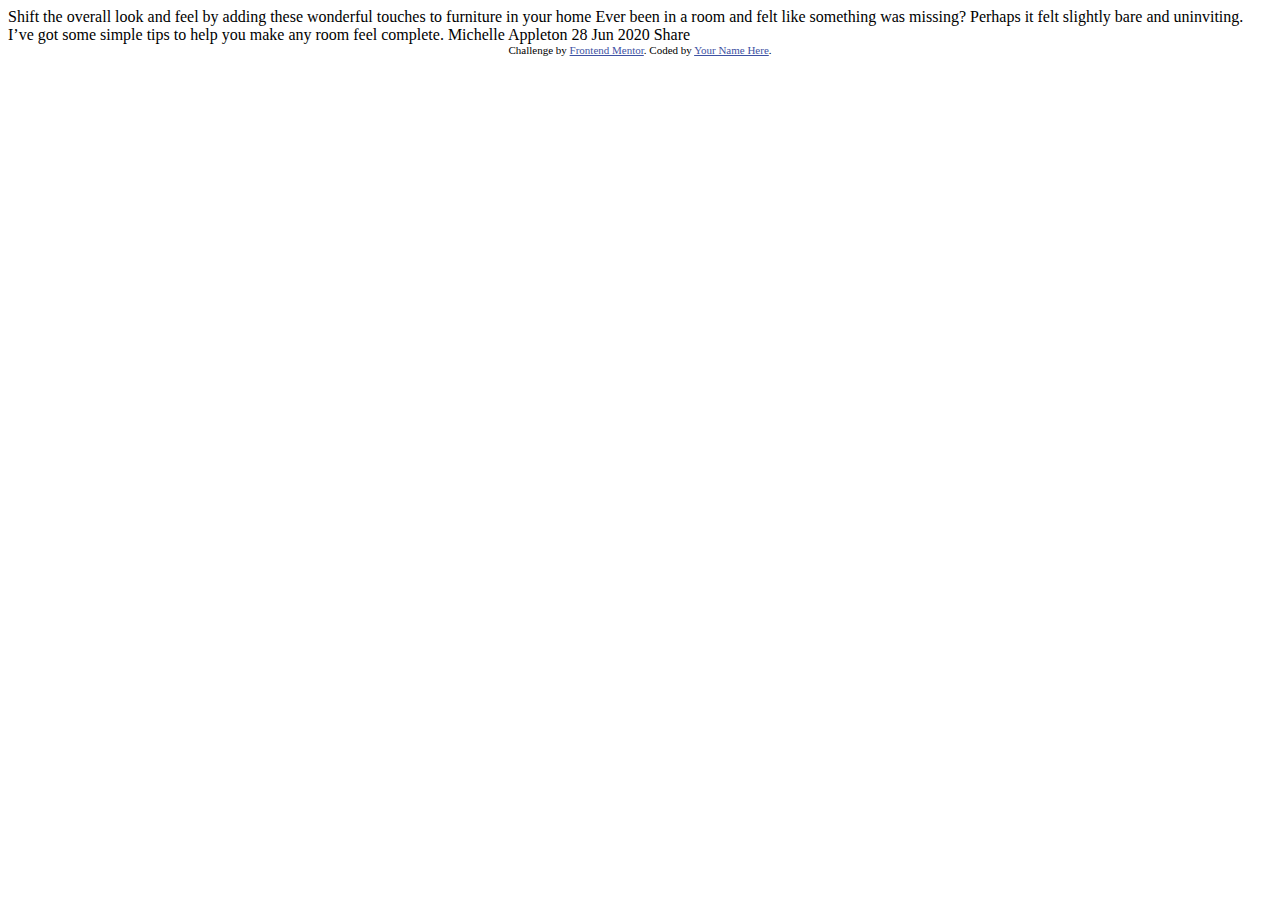
<file: article-preview-component-master/index.html>
<!DOCTYPE html>
<html lang="en">
<head>
  <meta charset="UTF-8">
  <meta name="viewport" content="width=device-width, initial-scale=1.0"> <!-- displays site properly based on user's device -->

  <link rel="icon" type="image/png" sizes="32x32" href="./images/favicon-32x32.png">
  
  <title>Frontend Mentor | Article preview component</title>

  <!-- Feel free to remove these styles or customise in your own stylesheet 👍 -->
  <style>
    .attribution { font-size: 11px; text-align: center; }
    .attribution a { color: hsl(228, 45%, 44%); }
  </style>
</head>
<body>

  Shift the overall look and feel by adding these wonderful 
  touches to furniture in your home

  Ever been in a room and felt like something was missing? Perhaps 
  it felt slightly bare and uninviting. I’ve got some simple tips 
  to help you make any room feel complete.

  Michelle Appleton
  28 Jun 2020

  Share
  
  <div class="attribution">
    Challenge by <a href="https://www.frontendmentor.io?ref=challenge" target="_blank">Frontend Mentor</a>. 
    Coded by <a href="#">Your Name Here</a>.
  </div>
</body>
</html>
</file>
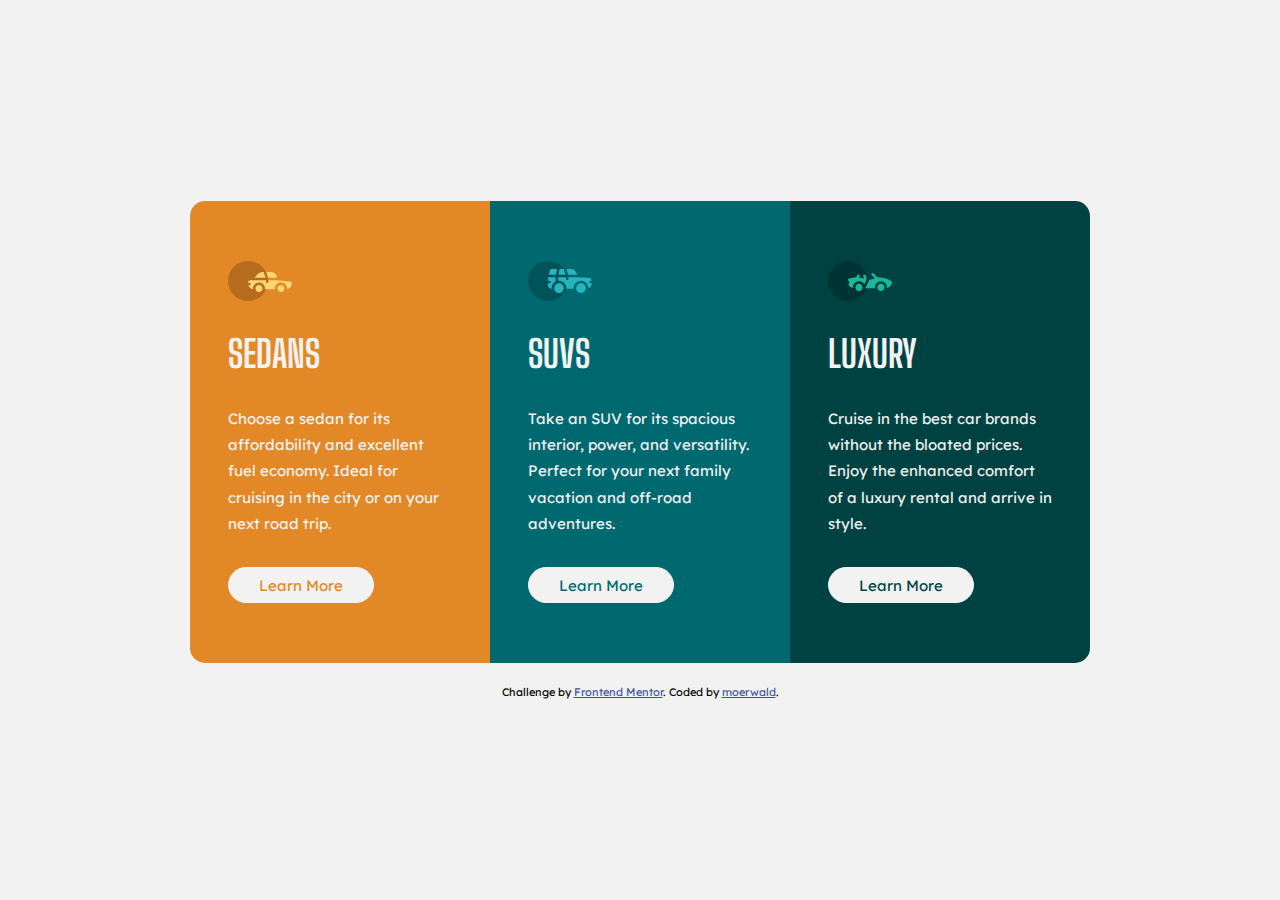
<file: challenges/3-column-preview-card-component-main/index.html>
<!DOCTYPE html>
<html lang="en">

<head>
  <meta charset="UTF-8">
  <meta name="viewport" content="width=device-width, initial-scale=1.0">
  <!-- displays site properly based on user's device -->

  <link rel="icon" type="image/png" sizes="32x32" href="./images/favicon-32x32.png">
  <link rel="stylesheet" href="style.css">

  <title>Frontend Mentor | 3-column preview card component</title>

</head>

<body>
  <main>

    <div class="main-container">
      <article class="card-1st">
        <img src="images/icon-sedans.svg" alt="" aria-hidden="true">
        <h2>
          Sedans
        </h2>
        <p>
          Choose a sedan for its affordability and excellent fuel economy. Ideal for cruising in the city
          or on your next road trip.
        </p>
        <a href="#">Learn More</a>
      </article>

      <article class="card-2nd">
        <img src="images/icon-suvs.svg" alt="" aria-hidden="true">
        <h2>
          SUVs
        </h2>
        <p>
          Take an SUV for its spacious interior, power, and versatility. Perfect for your next family vacation
          and off-road adventures.
        </p>
        <a href="#">Learn More</a>
      </article>

      <article class="card-3rd">
        <img src="images/icon-luxury.svg" alt="" aria-hidden="true">
        <h2>
          Luxury
        </h2>
        <p>
          Cruise in the best car brands without the bloated prices. Enjoy the enhanced comfort of a luxury
          rental and arrive in style.
        </p>
        <a href="#">Learn More</a>
      </article>
    </div>

    <div class="attribution">
      Challenge by <a href="https://www.frontendmentor.io?ref=challenge" target="_blank">Frontend Mentor</a>.
      Coded by <a href="#">moerwald</a>.
    </div>
  </main>
</body>

</html>
</file>
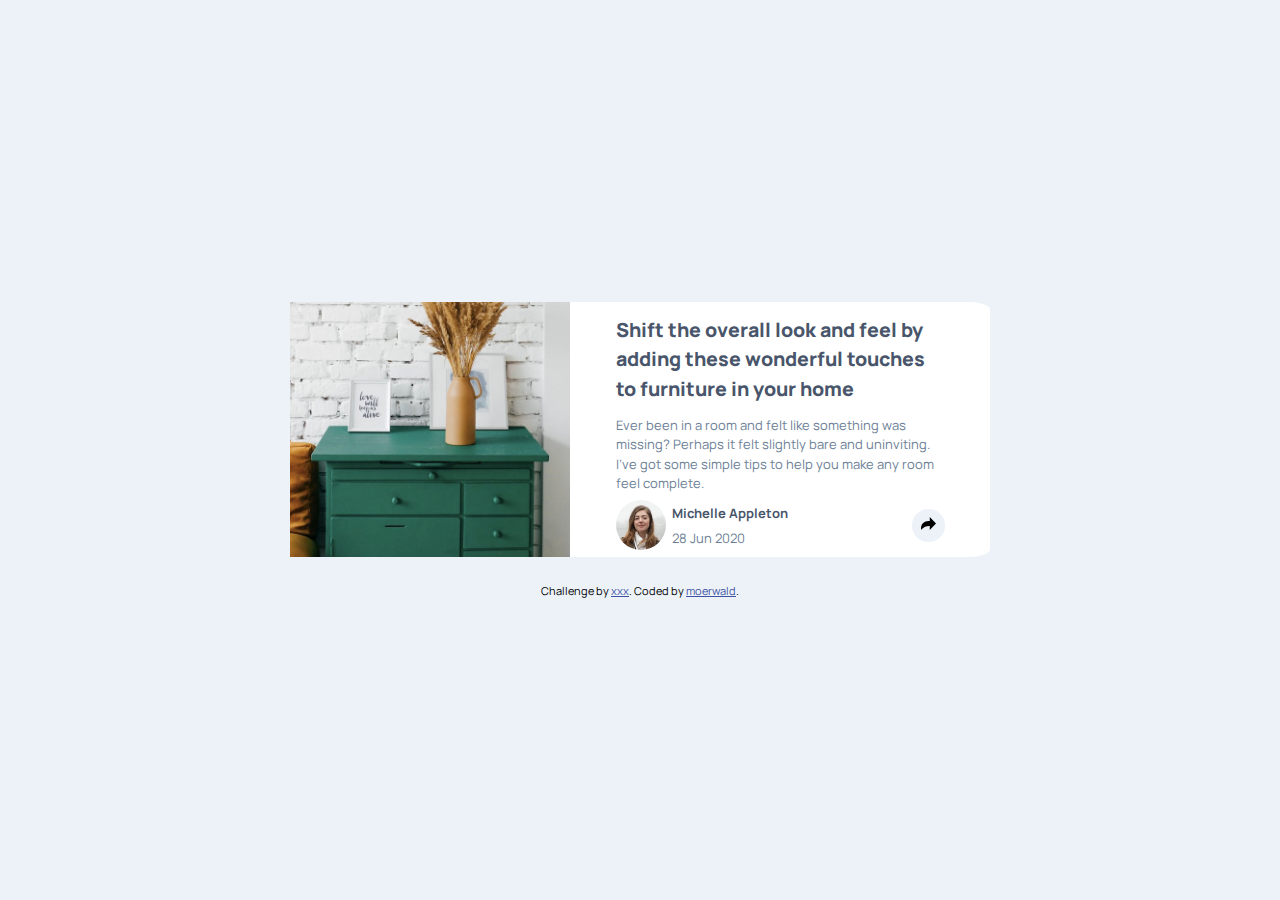
<file: challenges/article-preview-component-master/index.html>
<!DOCTYPE html>
<html lang="en">

<head>
  <meta charset="UTF-8">
  <meta name="viewport" content="width=device-width, initial-scale=1.0">
  <!-- displays site properly based on user's device -->

  <link rel="icon" type="image/png" sizes="32x32" href="./images/favicon-32x32.png">
  <link rel="stylesheet" href="style.css">

  <title>Frontend Mentor | Article preview component</title>

</head>

<body>
  <main>
    <article>
      <header>
        <img class="header-img" src="images/drawers.jpg"
          alt="Green chest of drawers in front of a whit wall, with deco on it">
      </header>
      <section class="info">
        <h2>
          Shift the overall look and feel by adding these wonderful
          touches to furniture in your home
        </h2>
        <p>
          Ever been in a room and felt like something was missing? Perhaps
          it felt slightly bare and uninviting. I’ve got some simple tips
          to help you make any room feel complete.
        </p>
      </section>
      <footer>
        <img class="footer-img" src="images/avatar-michelle.jpg" alt="Avator of the author">
        <div class="footer-info">
          <p>
            <strong>Michelle Appleton</strong>
          </p>
          <p>28 Jun 2020</p>
        </div>
        <button id="share-button" class="share-button-inactive">
          <svg xmlns="http://www.w3.org/2000/svg" width="15" height="13">
            <path id="share-button-icon" fill="#6E8098"
              d="M15 6.495L8.766.014V3.88H7.441C3.33 3.88 0 7.039 0 10.936v2.049l.589-.612C2.59 10.294 5.422 9.11 8.39 9.11h.375v3.867L15 6.495z" />
          </svg>
        </button>

        <section id="social-media-banner" class="social-media-hidden">
          <p>Share</p>
          <img src="images/icon-facebook.svg" alt="">
          <img src="images/icon-twitter.svg" alt="">
          <img src="images/icon-pinterest.svg" alt="">
        </section>
      </footer>
    </article>
  </main>

  <div class="attribution">
    Challenge by <a href="https://www.frontendmentor.io?ref=challenge" target="_blank">xxx</a>.
    Coded by <a href="#">moerwald</a>.
  </div>
  <script src="main.js"></script>
</body>

</html>
</file>
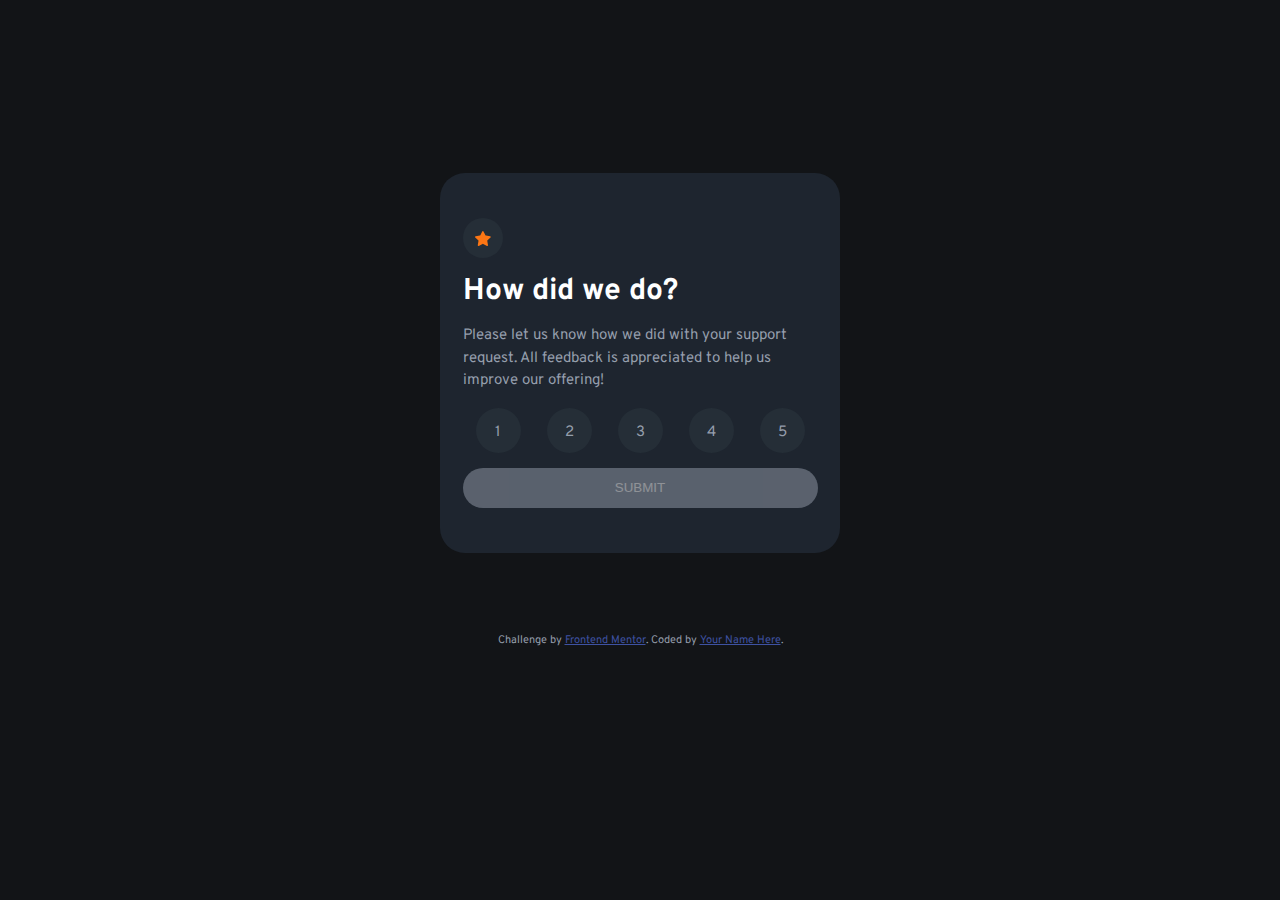
<file: challenges/interactive-rating-component-main/index.html>
<!DOCTYPE html>
<html lang="en">

<head>
  <meta charset="UTF-8">
  <meta name="viewport" content="width=device-width, initial-scale=1.0">
  <!-- displays site properly based on user's device -->

  <link rel="icon" type="image/png" sizes="32x32" href="./images/favicon-32x32.png">
  <link rel="stylesheet" href="style.css">

  <title>Frontend Mentor | Interactive rating component</title>

</head>

<body>
  <main>
    <div class="center-container">
      <section class="rating_section">

        <div class="img-container">
          <img src="images/icon-star.svg" alt="Image of a 2D orange star.">
        </div>
        <!-- Rating state start -->
        <h1>
          How did we do?
        </h1>

        <p>
          Please let us know how we did with your support request. All feedback is appreciated
          to help us improve our offering!
        </p>

        <ul>
          <li class="rating-option">1</li>
          <li class="rating-option">2</li>
          <li class="rating-option">3</li>
          <li class="rating-option">4</li>
          <li class="rating-option">5</li>
        </ul>

        <button>
          Submit
        </button>
      </section>

      <!-- Rating state end -->

      <section class="thank_you_section display-no">
        <img src="images/illustration-thank-you.svg" alt="A mobile with flying out elements in orange, mobile is gray and black.">
        <!-- Thank you state start -->
        <p>You selected
          <!-- Add rating here -->
          <span id="chosen_rating"></span> out of 5
        </p>

        <p>
          <strong>Thank you!</strong>
        </p>

        <p>
          We appreciate you taking the time to give a rating. If you ever need more support,
          don’t hesitate to get in touch!
        </p>
      </section>
    </div>
    <!-- Thank you state end -->


    <div class="attribution">
      Challenge by <a href="https://www.frontendmentor.io?ref=challenge" target="_blank">Frontend Mentor</a>.
      Coded by <a href="#">Your Name Here</a>.
    </div>
  </main>

  <script src="main.js"></script>
</body>

</html>
</file>
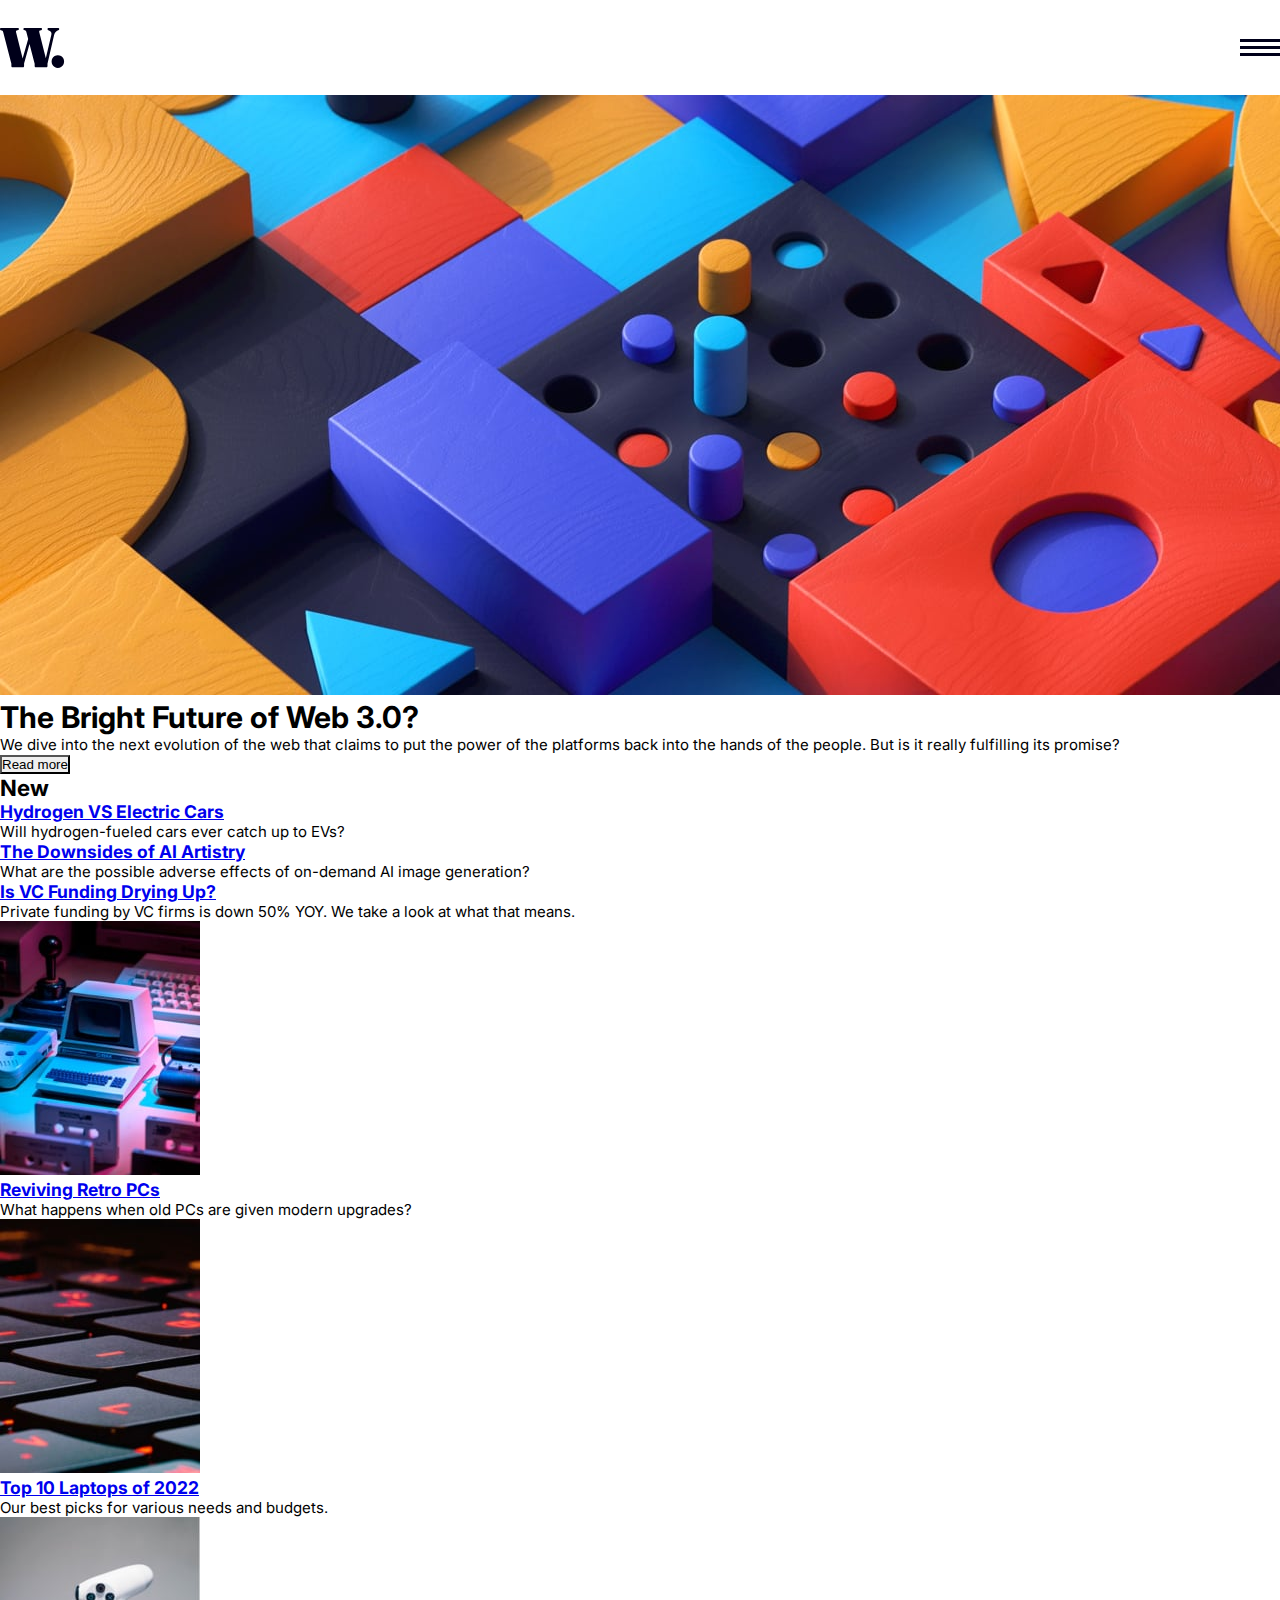
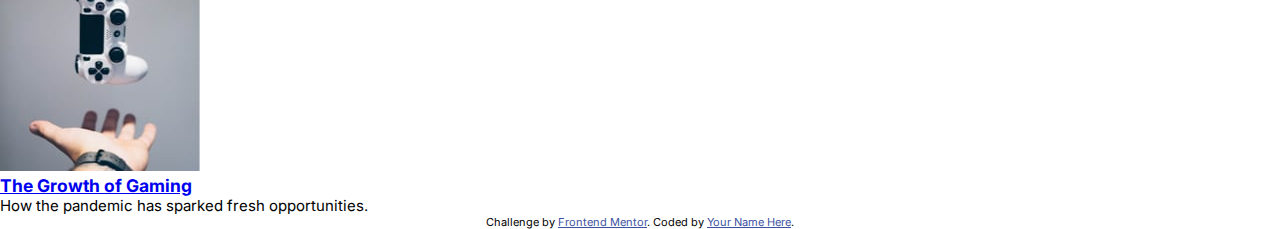
<file: challenges/news-homepage-main/index.html>
<!DOCTYPE html>
<html lang="en">

<head>
  <meta charset="UTF-8">
  <meta name="viewport" content="width=device-width, initial-scale=1.0">
  <!-- displays site properly based on user's device -->

  <link rel="icon" type="image/png" sizes="32x32" href="./images/favicon-32x32.png">
  <link rel="stylesheet" href="style.css">

  <title>Frontend Mentor | News homepage</title>

  <!-- Feel free to remove these styles or customise in your own stylesheet 👍 -->
</head>

<body>
  <header>
    <img src="assets/images/logo.svg" aria-hidden="true">
    <nav>
      <ul class="nav-list">
        <li>Home</li>
        <li>New</li>
        <li>Popular</li>
        <li>Trending</li>
        <li>Categories</li>
      </ul>
    </nav>
    <img class="hamburger-menu" src="assets/images/icon-menu.svg">
  </header>
  <main>
    <article class="main-card">
      <picture>
        <source media="(min-width: 600px)" srcset="assets/images/image-web-3-desktop.jpg">
        <img src="assets/images/image-web-3-mobile.jpg" alt="">
      </picture>
      <h1>
        The Bright Future of Web 3.0?
      </h1>
      <p>
        We dive into the next evolution of the web that claims to put the power of the platforms back into the hands of
        the
        people.
        But is it really fulfilling its promise?
      </p>
      <button>
        Read more
      </button>
    </article>
  </main>

  <aside>
    <h2>New</h2>
    <ul>
      <li>
        <section class="aside-card">
          <a href="#">
            <h3>
              Hydrogen VS Electric Cars
            </h3>
          </a>
          <p>
            Will hydrogen-fueled cars ever catch up to EVs?
          </p>
        </section>
      </li>
      <li>
        <section class="aside-card">
          <a href="#">
            <h3>
              The Downsides of AI Artistry
            </h3>
          </a>
          <p>
            What are the possible adverse effects of on-demand AI image generation?
          </p>
        </section>
      </li>
      <li>
        <section class="aside-card">
          <a href="#">
            <h3>
              Is VC Funding Drying Up?
            </h3>
          </a>

          <p>
            Private funding by VC firms is down 50% YOY. We take a look at what that means.
          </p>
        </section>
      </li>
    </ul>
  </aside>

  <footer>
    <ol>
      <li>
        <section class="card">
          <img src="assets/images/image-retro-pcs.jpg" alt="">
          <a href="#">
            <h3>
              Reviving Retro PCs
            </h3>
          </a>
          <p>
            What happens when old PCs are given modern upgrades?
          </p>
        </section>
      </li>
      <li>
        <section class="card">
          <img src="assets/images/image-top-laptops.jpg" alt="">
          <a href="#">
            <h3>
              Top 10 Laptops of 2022
            </h3>
          </a>
          <p>
            Our best picks for various needs and budgets.
          </p>
        </section>
      </li>
      <li>
        <section class="card">
          <img src="assets/images/image-gaming-growth.jpg" alt="">
          <a href="#">
            <h3>
              The Growth of Gaming
            </h3>
          </a>
          <p>
            How the pandemic has sparked fresh opportunities.
          </p>
        </section>
      </li>
    </ol>
  </footer>
  <div class="attribution">
    Challenge by <a href="https://www.frontendmentor.io?ref=challenge" target="_blank">Frontend Mentor</a>.
    Coded by <a href="#">Your Name Here</a>.
  </div>
</body>
<script src="main.js"></script>

</html>
</file>
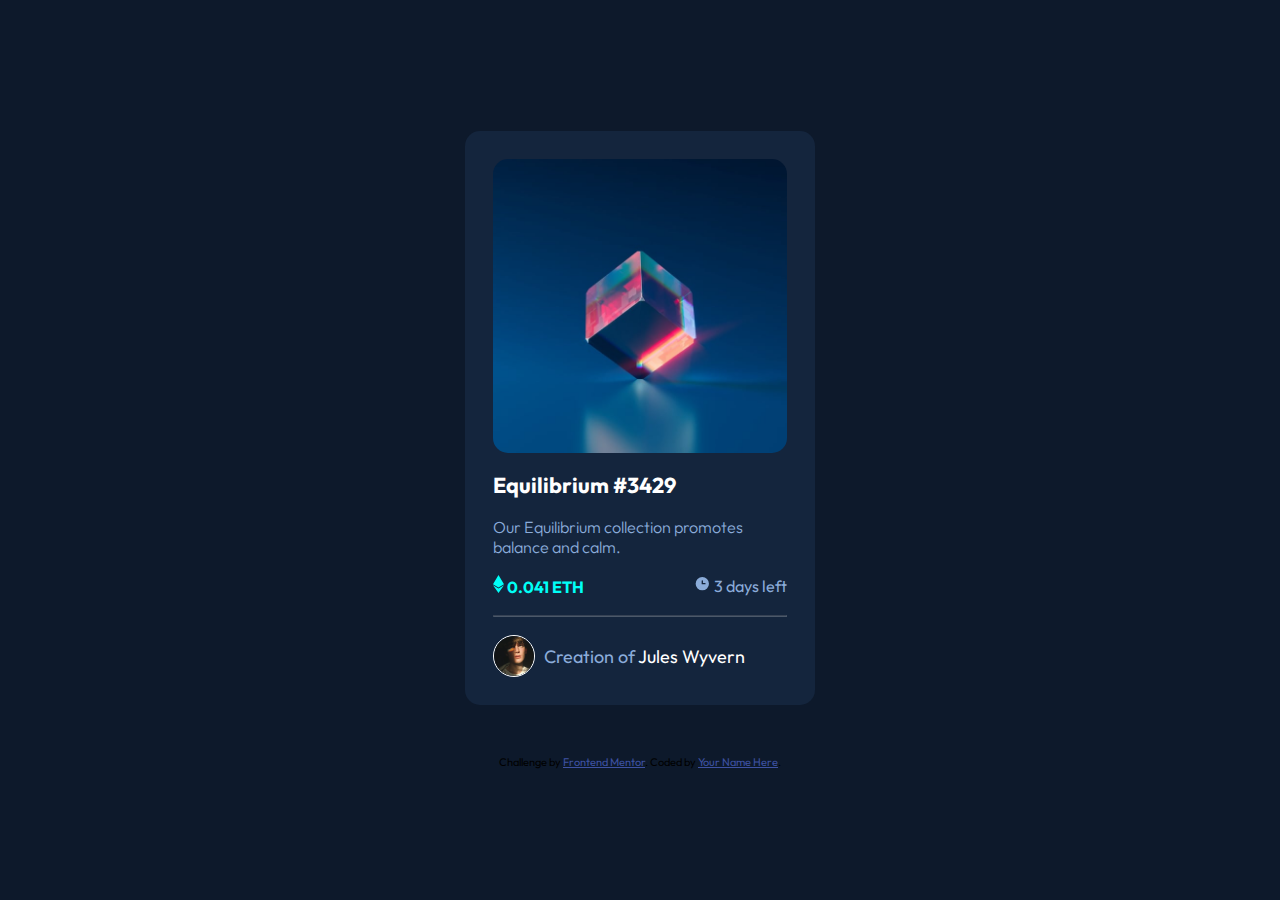
<file: challenges/nft-preview-card-component-main/index.html>
<!DOCTYPE html>
<html lang="en">

<head>
  <meta charset="UTF-8">
  <meta name="viewport" content="width=device-width, initial-scale=1.0">
  <!-- displays site properly based on user's device -->

  <link rel="icon" type="image/png" sizes="32x32" href="./images/favicon-32x32.png">

  <title>Frontend Mentor | NFT preview card component</title>
  <link rel="stylesheet" href="style.css">
  <link rel="preconnect" href="https://fonts.googleapis.com">
  <link rel="preconnect" href="https://fonts.gstatic.com" crossorigin>
  <link href="https://fonts.googleapis.com/css2?family=Outfit:wght@300;400;600&display=swap" rel="stylesheet">

</head>

<body>
  <main>
    <article class="container-card">
      <div class="container-card-inner">

        <div class="image-container">
          <img class="img-eqilbirium" src="images/image-equilibrium.jpg" alt="image of a colored 3D cube">
          <div class="icon-view">
            <img src="images/icon-view.svg" alt="icon of an eye that will overlay over the 3D cube image">
          </div>
        </div>

        <header>
          Equilibrium #3429
        </header>

        <p id="currency-description">
          Our Equilibrium collection promotes balance and calm.
        </p>

        <p class="container-stats">
          <span class="crypto-amount">
            <img src="images/icon-ethereum.svg" alt="icon for etherium currency">
            <strong>0.041 ETH</strong>
          </span>
          <span>
            <img src="images/icon-clock.svg" alt="clock icon">
             3 days left</span>
        </p>

        <hr>
        <footer>
          <img src="images/image-avatar.png" alt="image of an avatar">
          <span>
            Creation of <span class="name">Jules Wyvern</span>
          </span>
        </footer>

      </div>

    </article>

    <div class="attribution">
      Challenge by <a href="https://www.frontendmentor.io?ref=challenge" target="_blank">Frontend Mentor</a>.
      Coded by <a href="#">Your Name Here</a>.
    </div>
  </main>

</body>

</html>
</file>
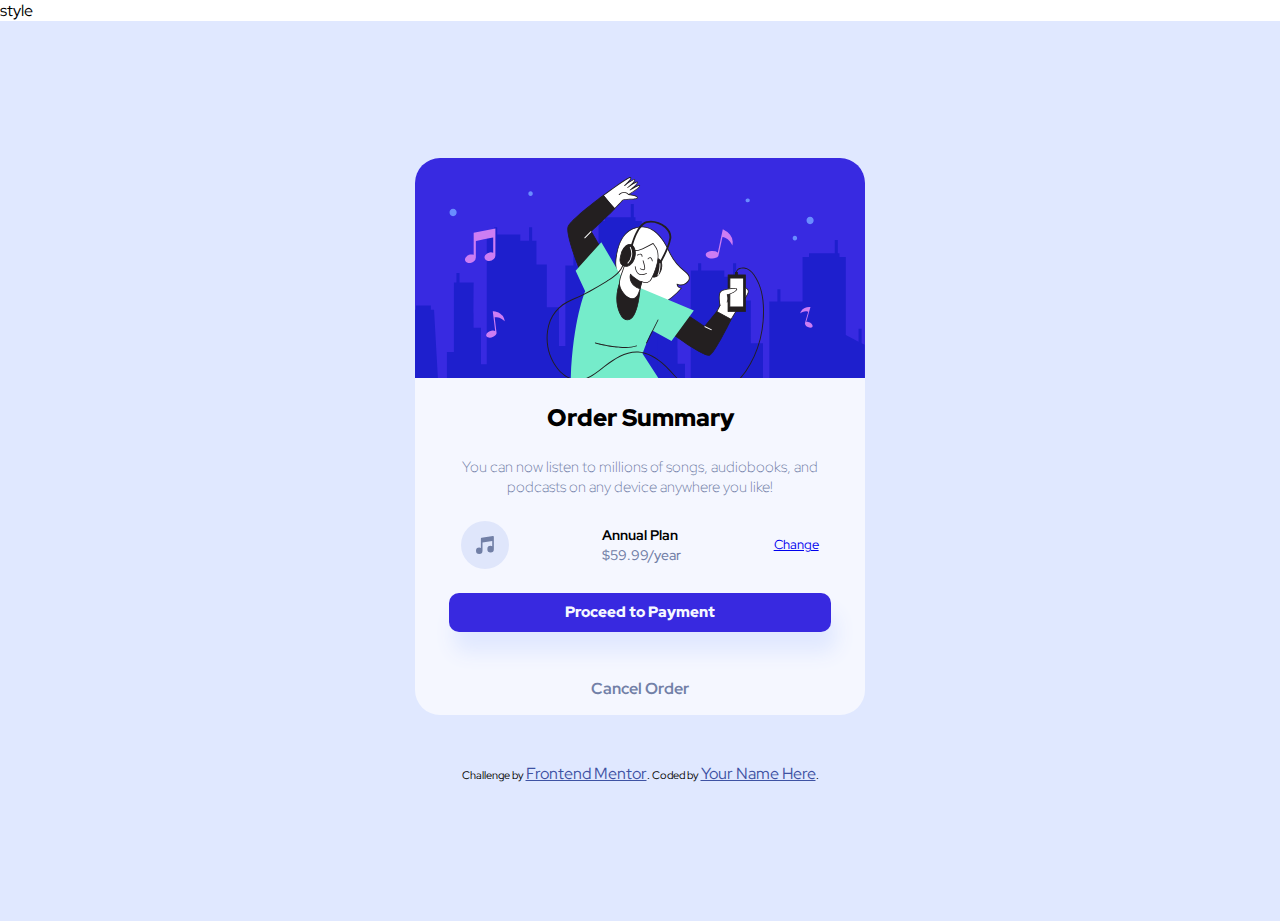
<file: challenges/order-summary-component-main/index.html>
<!DOCTYPE html>
<html lang="en">

<head>
  <meta charset="UTF-8">
  <meta name="viewport" content="width=device-width, initial-scale=1.0">
  <!-- displays site properly based on user's device -->

  <link rel="icon" type="image/png" sizes="32x32" href="./images/favicon-32x32.png">

  <title>Frontend Mentor | Order summary card</title>

  <link rel="preconnect" href="https://fonts.googleapis.com">
  <link rel="preconnect" href="https://fonts.gstatic.com" crossorigin>
  <link href="https://fonts.googleapis.com/css2?family=Red+Hat+Display:wght@500;700;900&display=swap" rel="stylesheet">

  <link rel="stylesheet" href="style.css">

</head>
style
<body>
  <main>
    <article class="main-container">
      <img src="images/illustration-hero.svg" alt="Happy guy listening to music. Background is dark blue with music notes.">
      <h1>Order Summary</h1>
      <p>
        You can now listen to millions of songs, audiobooks, and podcasts on any
        device anywhere you like!
      </p>
      <div class="plan-info-container">
        <img src="images/icon-music.svg" alt="Icon showing a music note">
        <p>
          <strong>Annual Plan</strong><br>
          <span>$59.99/year</span>
        </p>
        <a href="#" id="change-subscription">Change</a>
      </div>
      <button id="button-pay">Proceed to Payment</button>
      <a href="#" id="cancel-order-link">Cancel Order</a>
    </article>
    <div class="attribution">
      Challenge by <a href="https://www.frontendmentor.io?ref=challenge" target="_blank">Frontend Mentor</a>.
      Coded by <a href="#">Your Name Here</a>.
    </div>
  </main>
</body>

</html>
</file>
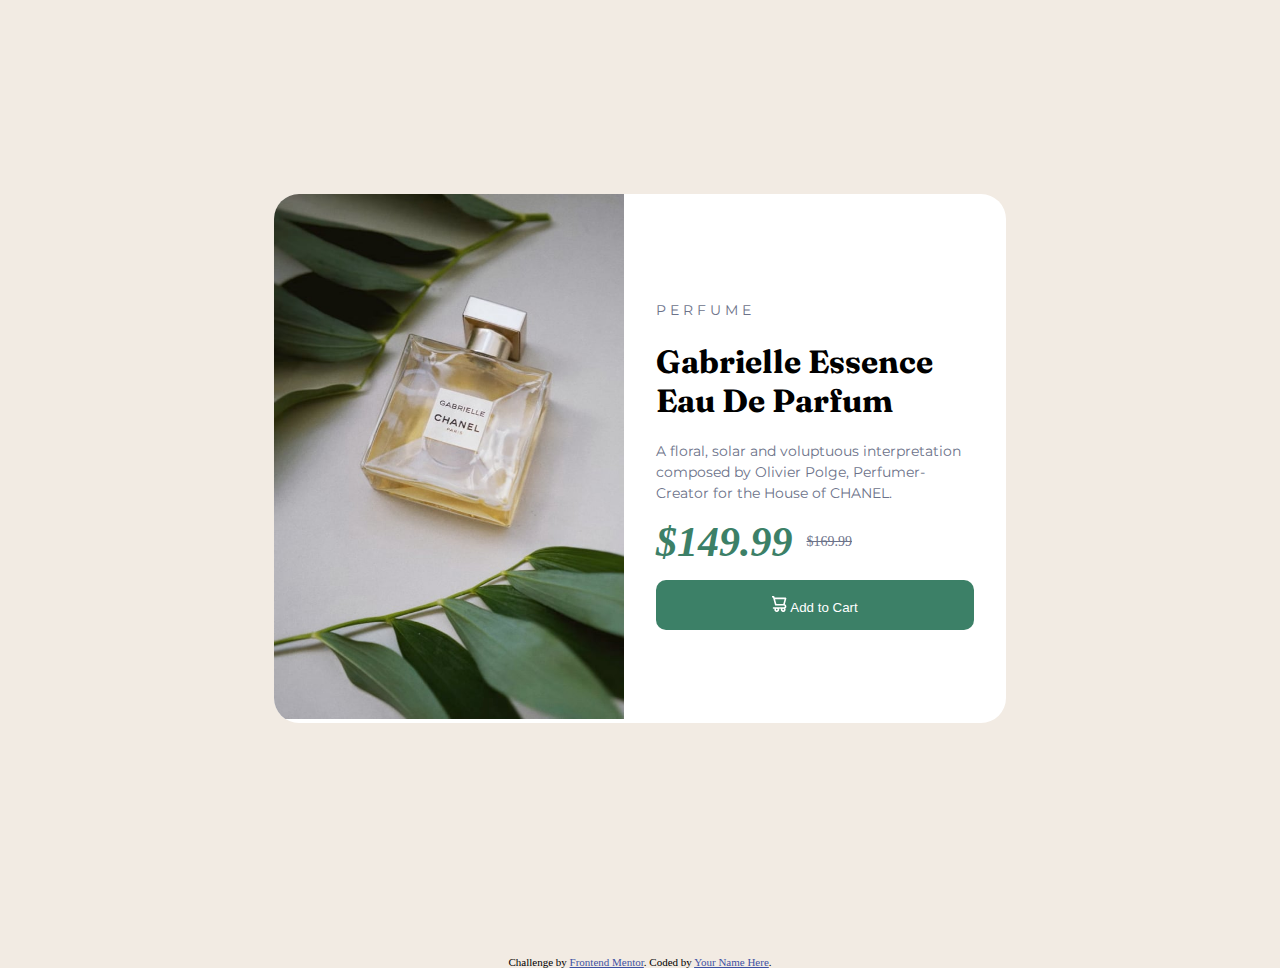
<file: challenges/product-preview-card-component-main/index.html>
<!DOCTYPE html>
<html lang="en">

<head>
  <meta charset="UTF-8">
  <meta name="viewport" content="width=device-width, initial-scale=1.0">
  <!-- displays site properly based on user's device -->

  <link rel="icon" type="image/png" sizes="32x32" href="./images/favicon-32x32.png">

  <link rel="preconnect" href="https://fonts.googleapis.com">
  <link rel="preconnect" href="https://fonts.gstatic.com" crossorigin>
  <link href="https://fonts.googleapis.com/css2?family=Fraunces:wght@700&family=Montserrat:wght@500;700&display=swap"
    rel="stylesheet">
  <link rel="stylesheet" href="style.css">
  <title>Frontend Mentor | Product preview card component</title>

</head>

<body>
  <main>
    <div class="desktop-container">
    <article>
      <picture>
        <source media="(max-width: 376px)" srcset="images/image-product-mobile.jpg">
        <img src="images/image-product-desktop.jpg" alt="Bottle of perfume">
      </picture>
      <div class="description-container">
        <p class="description">P E R F U M E</p>

        <h1>
          Gabrielle Essence <br> Eau De Parfum
        </h1>

        <p class="description">
          A floral, solar and voluptuous 
          interpretation composed by Olivier 
          Polge, Perfumer-Creator for the House of CHANEL.
        </p>

        <p class="prices">
          <em id="actual-price">$149.99</em> <small id="old-price">$169.99</small>
        </p>

        <button> 
          <img src="images/icon-cart.svg" alt="">
          Add to Cart
        </button>
      </div>
    </article>
</div>
    <div class="attribution">
      Challenge by <a href="https://www.frontendmentor.io?ref=challenge" target="_blank">Frontend Mentor</a>.
      Coded by <a href="#">Your Name Here</a>.
    </div>
  </main>
</body>

</html>
</file>
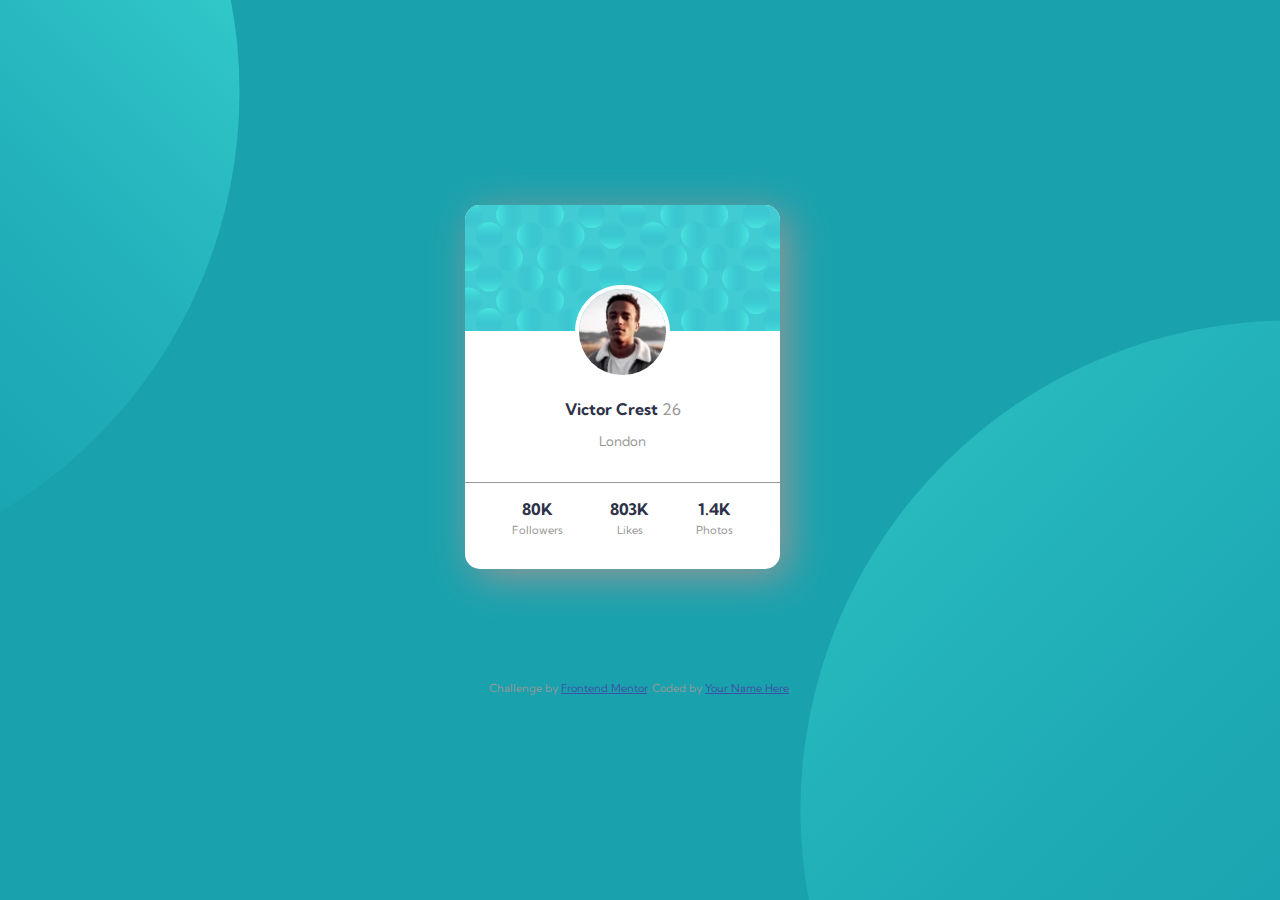
<file: challenges/profile-card-component-main/index.html>
<!DOCTYPE html>
<html lang="en">

<head>
  <meta charset="UTF-8">
  <meta name="viewport" content="width=device-width, initial-scale=1.0">
  <!-- displays site properly based on user's device -->

  <link rel="icon" type="image/png" sizes="32x32" href="./images/favicon-32x32.png">
  <link rel="stylesheet" href="style.css">

  <title>Frontend Mentor | Profile card component</title>

  <!-- Feel free to remove these styles or customise in your own stylesheet 👍 -->
</head>

<body>
  <main>
    <article>
      <header>
        <img src="images/bg-pattern-card.svg" aria-hidden="true">
      </header>
      <img src="images/image-victor.jpg" alt="">


      <div class="common-info-container">
        <p><strong>Victor Crest</strong> 26</p>
        <p>
          <small>London</small>
        </p>
      </div>

      <div class="info-container">
        <p><strong>80K</strong><small>Followers</small></p>
        <p><strong>803K</strong><small>Likes</small></p>
        <p><strong>1.4K</strong><small>Photos</small></p>
      </div>
    </article>
  </main>

  <div class="attribution">
    Challenge by <a href="https://www.frontendmentor.io?ref=challenge" target="_blank">Frontend Mentor</a>.
    Coded by <a href="#">Your Name Here</a>.
  </div>
</body>

</html>
</file>
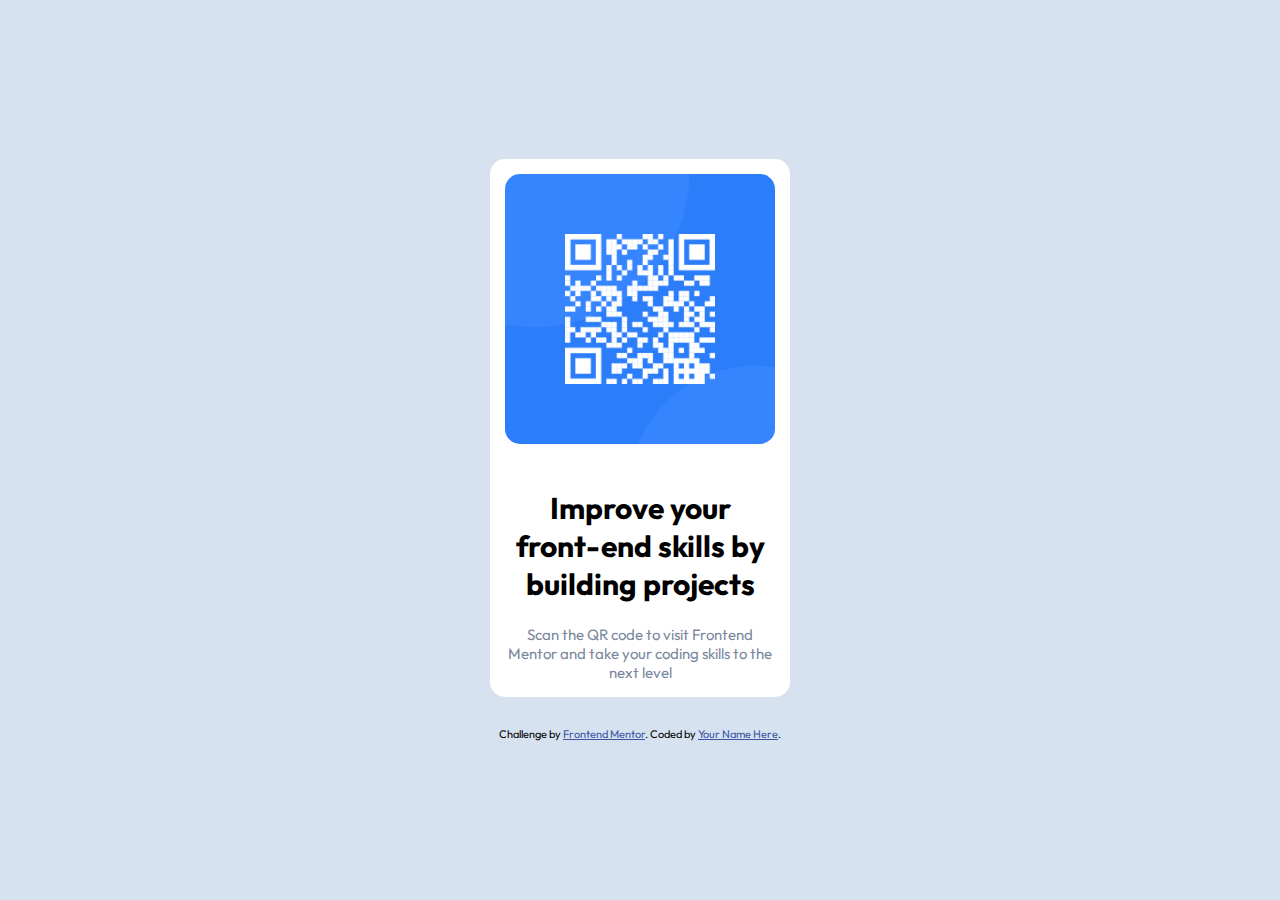
<file: challenges/qr-code-component-main/index.html>
<!DOCTYPE html>
<html lang="en">

<head>
  <meta charset="UTF-8">
  <meta name="viewport" content="width=device-width, initial-scale=1.0">
  <!-- displays site properly based on user's device -->

  <link rel="icon" type="image/png" sizes="32x32" href="./images/favicon-32x32.png">
  <link rel="stylesheet" href="style.css">
  <link rel="preconnect" href="https://fonts.googleapis.com">
  <link rel="preconnect" href="https://fonts.gstatic.com" crossorigin>
  <link href="https://fonts.googleapis.com/css2?family=Outfit:wght@400;700&display=swap" rel="stylesheet">

  <title>Frontend Mentor | QR code component</title>

</head>

<body>
  <main>
    <article>
      <img src="images/image-qr-code.png" alt="">
      <h1>
        Improve your front-end skills by building projects
      </h1>
      <p>
        Scan the QR code to visit Frontend Mentor and take your coding skills to the next level
      </p>
    </article>

    <div class="attribution">
      Challenge by <a href="https://www.frontendmentor.io?ref=challenge" target="_blank">Frontend Mentor</a>.
      Coded by <a href="#">Your Name Here</a>.
    </div>
  </main>
</body>

</html>
</file>
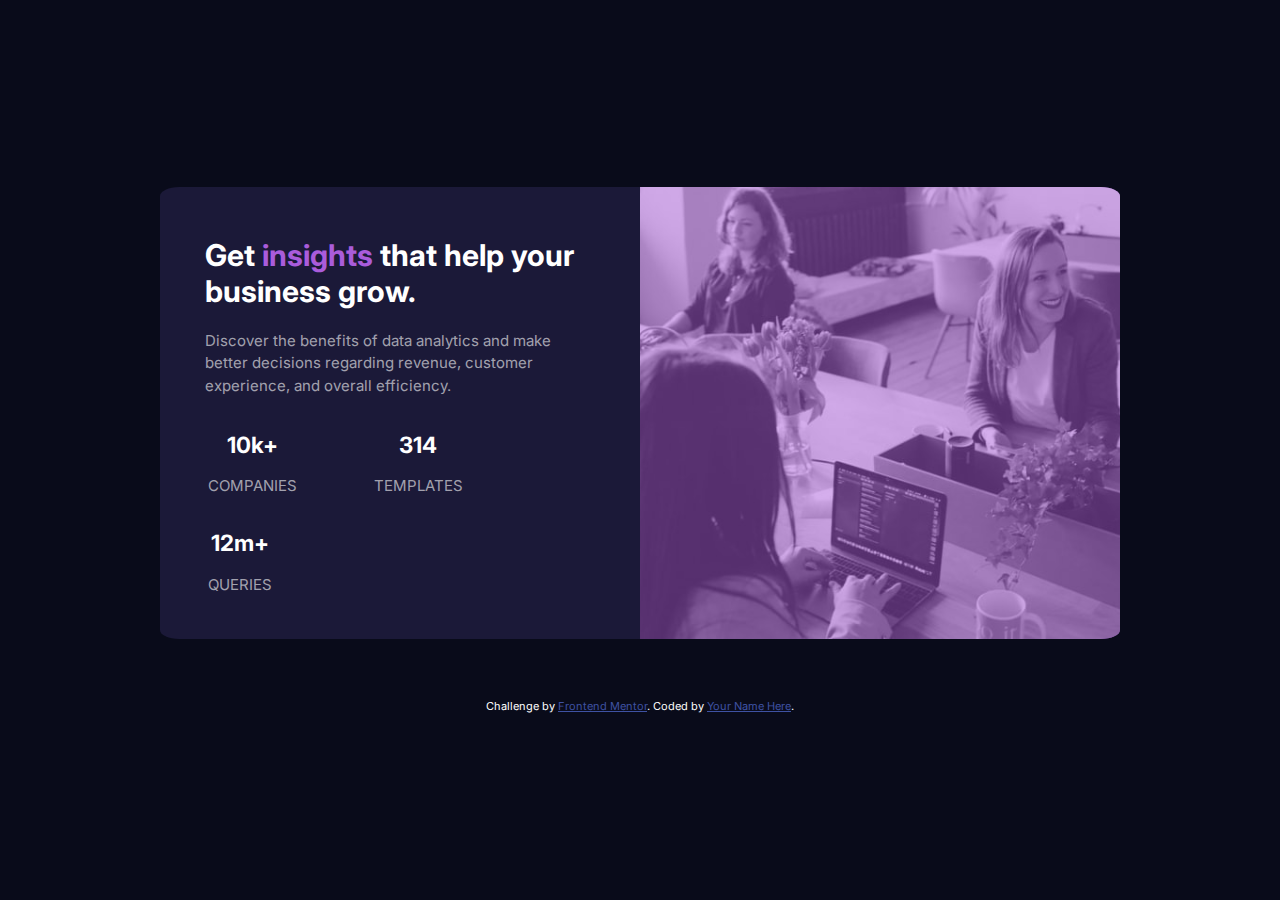
<file: challenges/stats-preview-card-component-main/index.html>
<!DOCTYPE html>
<html lang="en">

<head>
  <meta charset="UTF-8">
  <meta name="viewport" content="width=device-width, initial-scale=1.0">
  <!-- displays site properly based on user's device -->

  <link rel="icon" type="image/png" sizes="32x32" href="./images/favicon-32x32.png">

  <title>Frontend Mentor | Stats preview card component</title>
  <link rel="stylesheet" href="style.css">

</head>

<body>
  <main>

    <header class="image-container">

      <img src="images/image-header-mobile.jpg" alt="Office scene with 3 employees, sitting on a shared desk." />

    </header>

    <article>
      <section class="information-container">
        <h1>
          Get <span>insights</span> that help your business grow.
        </h1>

        <p>
          Discover the benefits of data analytics and make better decisions regarding revenue, customer
          experience, and overall efficiency.
        </p>

      </section>

      <section class="detail-information-container">
        <section>
          <h2>10k+</h2>
          <p>companies</p>
        </section>
        <section>
          <h2>314</h2>
          <p>templates</p>
        </section>
        <section>
          <h2>12m+</h2>
          <p>queries</p>
        </section>
      </section>
    </article>

  </main>
  <footer>
    <div class="attribution">
      Challenge by <a href="https://www.frontendmentor.io?ref=challenge" target="_blank">Frontend Mentor</a>.
      Coded by <a href="#">Your Name Here</a>.
    </div>
  </footer>
</body>

</html>
</file>
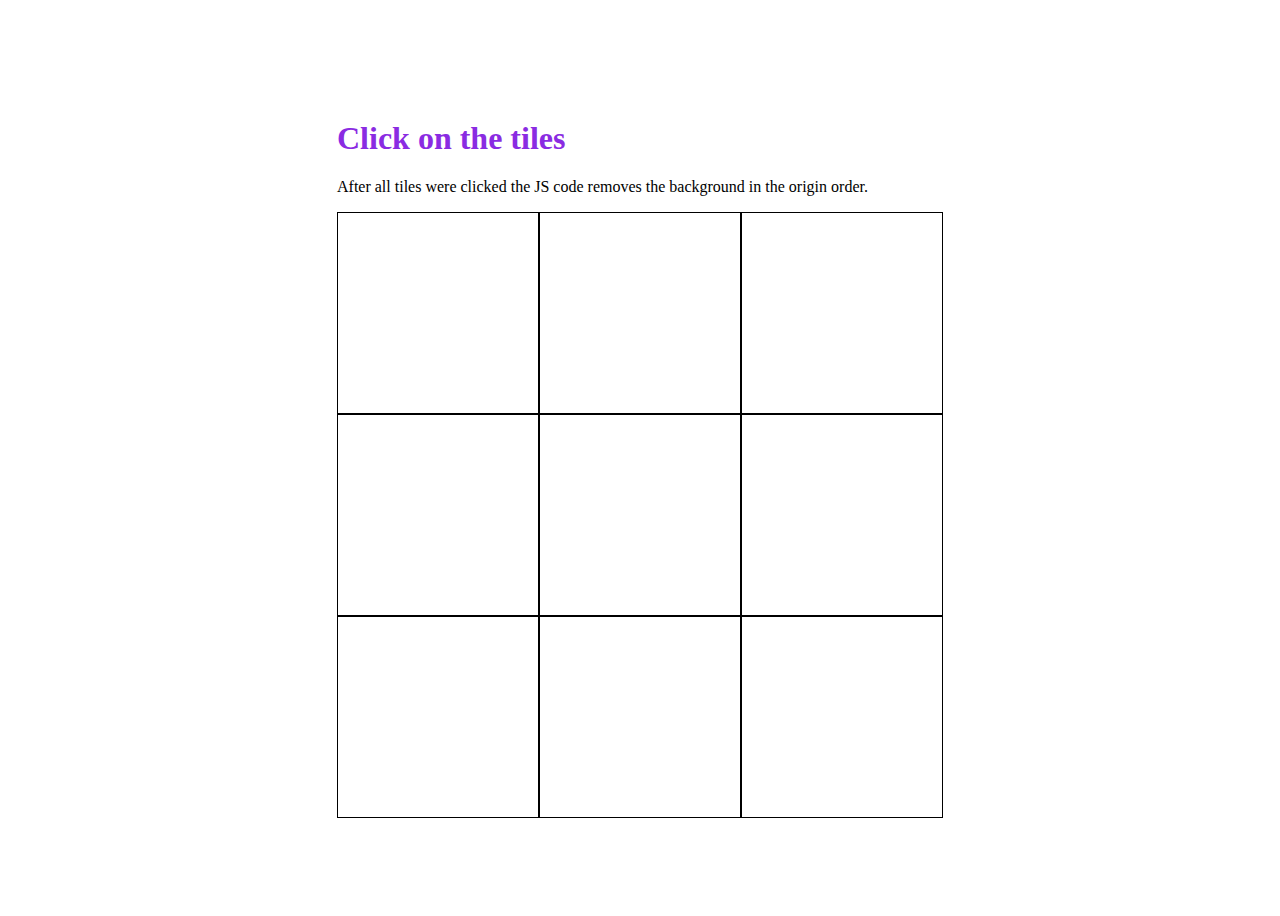
<file: challenges/tile-queue/index.html>
<!DOCTYPE html>
<html lang="en">
<head>
    <meta charset="UTF-8">
    <meta http-equiv="X-UA-Compatible" content="IE=edge">
    <meta name="viewport" content="width=device-width, initial-scale=1.0">
    <title>Document</title>
    <script defer src="main.js"></script>
    <link rel="stylesheet" href="style.css">
</head>
<body>
    <main>
        <h1>Click on the tiles</h1>
        <p>After all tiles were clicked the JS code removes the background in the origin order.</p>

    </main>
    
</body>
</html>
</file>
<file: challenges/3-column-preview-card-component-main/style.css>
@import url('https://fonts.googleapis.com/css2?family=Big+Shoulders+Display:wght@700&family=Lexend+Deca&display=swap');

:root {

    --Bright-orange: hsl(31, 77%, 52%);
    --Dark-cyan: hsl(184, 100%, 22%);
    --Very-dark-cyan: hsl(179, 100%, 13%);

    --Transparent-white-paragraphs: hsla(0, 0%, 100%, 0.75);
    --Very-light-gray--background--headings--buttons: hsl(0, 0%, 95%);

    --article-border-radius: 15px;

    font-size: 15px;
    font-family: 'Lexend Deca', sans-serif;
}

* {
    margin: 0;
    padding: 0;
    box-sizing: border-box;
}

body {
    min-height: 100vh;
    display: grid;
    place-content: center;
    background-color: #F2F2F2;
}

.main-container {
    display: flex;
    flex-direction: column;
    place-content: center;
}

.card-1st {
   --card-background-color : var(--Bright-orange);
    border-radius: var(--article-border-radius) var(--article-border-radius) 0 0;
}

.card-2nd {
   --card-background-color : var(--Dark-cyan);
}

.card-3rd {
   --card-background-color : var(--Very-dark-cyan);
    border-radius: 0 0 var(--article-border-radius) var(--article-border-radius);
}

article {
    display: flex;
    flex-direction: column;
    align-items: flex-start;

    padding: 4em 2.5em;
    gap: 2em;

    background-color: var(--card-background-color, hotpink);
    color: var(--card-background-color, hotpink);

    width: 20rem;

}

:where(h2, p) {
    color: var(--Very-light-gray--background--headings--buttons);
}

h2 {
    text-transform: uppercase;
    font-family: 'Big Shoulders Display', cursive;
    font-size: 2.5em;
}

p {
    line-height: 1.75;
}

article > a {
    text-decoration: none;
    border: 1px solid var(--Very-light-gray--background--headings--buttons);
    padding: 0.5em 2em;
    border-radius: 2em;
    background-color: var(--Very-light-gray--background--headings--buttons);
    color: var(--card-background-color, hotpink);
}

a:hover {
    background-color: transparent;
    color: var(--Very-light-gray--background--headings--buttons);
}

@media screen and (min-width: 600px) {
    .main-container {
        flex-direction: row;
    }

    .card-1st {
        background-color: var(--Bright-orange);
        border-radius: var(--article-border-radius) 0 0 var(--article-border-radius);
    }

    .card-3rd {
        background-color: var(--Very-dark-cyan);
        border-radius: 0 var(--article-border-radius) var(--article-border-radius) 0;
    }
}

.attribution {
    font-size: 11px;
    text-align: center;
    margin-top: 2em;
}

.attribution a {
    color: hsl(228, 45%, 44%);
}
</file>
<file: challenges/article-preview-component-master/style.css>
@import url('https://fonts.googleapis.com/css2?family=Manrope:wght@500;700&display=swap');

:root {

    --article-width: calc(375px - 25px);

    font-size: 13px;
    font-family: 'Manrope', sans-serif;


    --Very-Dark-Grayish-Blue: hsl(217, 19%, 35%);
    --Desaturated-Dark-Blue: hsl(214, 17%, 51%);
    --Grayish-Blue: hsl(212, 23%, 69%);
    --Light-Grayish-Blue: hsl(210, 46%, 95%);

    --width: 375px;
}

* {
    margin: 0;
    padding: 0;
    box-sizing: border-box;
}

body {

    min-height: 100vh;

    display: grid;
    place-content: center;

    background-color: var(--Light-Grayish-Blue);
}


article {
    display: flex;
    flex-direction: column;
    gap: 1em;

    max-width: calc(var(--width) - 2rem);

    border-radius: 3%;
    background-color: white;

    overflow: hidden;
}

.header-img {
    width: 100%;
    height: 200px;
    object-fit: cover;
}

.info {
    line-height: 1.5;
    color: var(--Desaturated-Dark-Blue);
}

.info>h2 {
    font-weight: 800;

    margin: 1rem 0;

    color: var(--Very-Dark-Grayish-Blue);
}


:where(.info > h2,
    .info > p,
    article > footer,
    #social-media-banner) {
    padding: 0 3.5rem;
}


footer {
    display: grid;
    grid-template-columns: min-content 1fr min-content;
    grid-column-gap: 0.5rem;
    position: relative;
    padding-bottom: 0.5rem;
    padding-top: 0.5rem;
}

.footer-img {
    width: 50px;
    border-radius: 100%;
}

.footer-info {
    place-self: center start;

    display: flex;
    flex-direction: column;
    gap: 0.5rem;

    color: var(--Desaturated-Dark-Blue);
}

.footer-info>p:first-child {
    color: var(--Very-Dark-Grayish-Blue);
}

#social-media-banner {
    position: absolute;
    width: 100%;

    display: grid;
    grid-template-columns: 1fr 1fr 1fr 1fr 1fr 1fr 1fr;
    place-items: center;
    justify-items: end;

    transition: all 0.5s ease-in;

    text-transform: uppercase;
    font-size: 1.2em;
    letter-spacing: 0.2rem;

    color: var(--Desaturated-Dark-Blue);
    background-color: var(--Very-Dark-Grayish-Blue);
}

#share-button {
    border-radius: 50%;
    border-color: transparent;

    --dimension: 2.5rem;
    width: var(--dimension);
    height: var(--dimension);

    grid-column: 7;
    place-self: center center;

    z-index: 3;
}

.share-button-inactive {
    background-color: var(--Light-Grayish-Blue);
}

.share-button-activated {
    fill: white;
    background-color: var(--Desaturated-Dark-Blue);
}

#share-button-icon {
    fill: inherit;
}

.social-media-hidden {
    top: 100%;
    height: 0%;
    opacity: 0;
}

.social-media-show {
    top: 0;
    height: 100%;
    opacity: 1;
}


@media screen and (min-width: 600px) {
    article {
        display: grid;
        grid-template-columns: 1fr 1.5fr;
        grid-template-areas:
            "header info"
            "header footer";
        grid-column-gap: 0;
        grid-row-gap: 0;

        max-width: 700px;

        overflow: visible;
    }

    header {
        grid-area: header;
    }

    .header-img {
        width: 100%;
        height: 100%;
        object-fit: cover;
    }

    .info {
        grid-area: info;
    }

    footer {
        grid-area: footer;
    }

    #social-media-banner {
        grid-template-columns: repeat(4, 1fr);
        width: 60%;
        border-radius: 15px;
        transition: opacity 0.5s ease;
    }

    #social-media-banner::after {
        position: absolute;
        content: "";
        height: 25px;
        width: 25px;
        background-color: var(--Very-Dark-Grayish-Blue);
        transform: rotate(45deg);
        top: 80%;
        left: 46%;
    }

    .social-media-hidden {
        opacity: 0;
        visibility: hidden;
    }

    .social-media-show {
        top: -110%;
        left: 55%;
        opacity: 1;
        visibility: initial;
    }

}

.attribution {
    font-size: 11px;
    text-align: center;
    margin-top: 2rem;
}

.attribution a {
    color: hsl(228, 45%, 44%);
}
</file>
<file: challenges/interactive-rating-component-main/style.css>
@import url('https://fonts.googleapis.com/css2?family=Overpass:wght@400;700&display=swap');

:root {
    --orange: hsl(25, 97%, 53%);
    --white: hsl(0, 0%, 100%);
    --light-grey: hsl(217, 12%, 63%);
    --medium-grey: hsl(216, 12%, 54%);
    --dark-blue: hsl(213, 19%, 18%);
    --very-dark-blue: hsl(216, 12%, 8%);
    --background-icons: #252e37;
    --background-card: #1e252f;
    --width : 350px;
    --border-radius: 25px;
}

@media screen and (min-width: 500px){

    :root{
        --width : 400px;
    }
}

*,
*::before,
*:after {
    margin: 0;
    padding: 0;
    box-sizing: border-box;
}


body {
    font-size: 15px;
    font-family: 'Overpass', sans-serif;
    
    color: var(--light-grey);


}

main {
    display: flex;
    height: 100vh;
    justify-content: center;
    align-content: center;
    align-items: center;
    flex-direction: column;
    background-color: var(--very-dark-blue);
    padding: 1em;
}

h1 {
    color: var(--white);
}

.thank_you_section,
.rating_section {
    max-width: var(--width);
    background-color: var(--background-card);
    display: flex;
    flex-direction: column;
    gap: 1em;
    padding: 3em 1.5em ;
    border-radius: var(--border-radius);
}

.img-container {
    --square-size: 40px;
    background-color: red;
    width: var(--square-size);
    height: var(--square-size);
    display: flex;
    justify-content: center;
    align-items: center;
    background-color: var(--background-icons);
    border-radius: var(--border-radius);
}

.img-container img {
    width: 40%;
}

p {
    line-height: 1.5;
}

.rating_section ul {
    display: flex;
    justify-content: space-around;
}

.rating_section li {
    list-style: none;
    background-color: var(--background-icons);

    width: 3em;
    height: 3em;
    font-size: 1em;
    padding: 1em;
    border-radius: var(--border-radius);
    text-align: center;
}

.rating_section li:hover {
    cursor: pointer;
    background-color: var(--light-grey);
    color: white;
}


button {
    background-color: var(--orange);
    border: 0px;
    border-radius: var(--border-radius);
    height: 3em;
    color: white;
    text-transform: uppercase;
}

.rating-option.rating-clicked {
    background-color: var(--orange);
    color: white;
}

button:hover {
    cursor: pointer;
    background-color: white;
    color: var(--orange);
}

button:disabled {
    background-color: var(--light-grey);
    opacity: 0.5;
}

.thank_you_section {
    align-items: center;
}

.thank_you_section img{
    width: 50%;
}

.thank_you_section p:first-of-type {
    background-color: var(--background-icons);
    border-radius: var(--border-radius);
    color: var(--orange);
    padding: .5em 1em;
}

.thank_you_section strong {
    font-size: 2em;
    color: white;
    font-weight: 900;
}

.thank_you_section p {
    text-align: center;
}

.display-no {
    display: none;
}

.attribution {
    margin: 5rem;
    font-size: 11px;
    text-align: center;
}

.attribution a {
    color: hsl(228, 45%, 44%);
}
</file>
<file: challenges/news-homepage-main/style.css>
@import url('https://fonts.googleapis.com/css2?family=Inter:wght@400;700;800&display=swap');

:root {

    --pc-soft-orange: hsl(35, 77%, 62%);
    --pc-soft-red: hsl(5, 85%, 63%);

    --nc-off-white: hsl(36, 100%, 99%);
    --nc-grayish-blue: hsl(233, 8%, 79%);
    --nc-dark-grayish-blue: hsl(236, 13%, 42%);
    --nc-very-dark-blue: hsl(240, 100%, 5%);

    font-size: 15px;
    font-family: 'Inter', sans-serif;
}

*,
::before,
::after {
    margin: 0;
    padding: 0;
    box-sizing: border-box;
}

body {
    min-width: 100vw;
}

button {
    appearance: none;
}

header {
    display: flex;
    flex-direction: row;
    justify-content: space-between;
    align-items: center;
}

.nav-list {
    list-style: none;
    visibility: hidden;
}



.attribution {
    font-size: 11px;
    text-align: center;
}

.attribution a {
    color: hsl(228, 45%, 44%);
}
</file>
<file: challenges/nft-preview-card-component-main/style.css>
:root {


--primary-clr-soft-blue: hsl(215, 51%, 70%);
--primary-clr-cyan: hsl(178, 100%, 50%);


--secondary-very-dark-blue-main-background: hsl(217, 54%, 11%);
--secondary-very-dark-blue-card-background: hsl(216, 50%, 16%);
--secondary-very-dark-blue-line: hsl(215, 32%, 27%);
--secondary-white: hsl(0, 0%, 100%);
--secondary-clr-cyan-overlay: hsla(178, 100%, 50%, 0.5);

--border-radius: 15px;

--width-mobile: 375px;
--width-desktop: 1440px;

--font-size: 18px
}

*,
::before,
::after {
    margin: 0;
    padding: 0;
    font-family: 'Outfit', sans-serif;
}

body {
    font-size: 18px;
    height: 100vh;
    width: 100vw;
}

main {
    background-color: var(--secondary-very-dark-blue-main-background);
    display: flex;
    flex-direction: column;
    justify-content: center;
    align-content: center;
    align-items: center;
    height: 100%;
    width: 100%;
    gap: 50px;
}

.name {
    color: var(--secondary-white);
}

.container-card {
    display: flex;
    color: var(--primary-clr-soft-blue);
    background-color: var(--secondary-very-dark-blue-card-background);
    border-radius: var(--border-radius);
}

.container-card-inner {
    margin: 8% 8%;
    display: flex;
    flex-direction: column;
    width: 350px;
    gap: 1em;
}

.container-stats {
    display: flex;
    flex-direction: row;
    justify-content: space-between;
}

.container-stats {
    color: var(--primary-clr-soft-blue);
    font-size: 0.9em;
}

.container-stats > strong {
    color: var(--primary-clr-cyan);
}

.crypto-amount {
    color: var(--primary-clr-cyan);
}

header {
    color: var(--secondary-white);
    font-weight: 700;
    font-size: 1.2em;
}

#currency-description {
    font-size: 0.9em;
    font-weight: 300;
}

hr {
    color: var (var(--primary-clr-soft-blue));
    opacity: 0.25;
}

.image-container {
    display: flex;
    justify-content: center;
    align-content: center;
    align-items: center;
    position: relative;
}

.img-eqilbirium{
    width: 100%;
    border-radius: var(--border-radius);
}

.icon-view:hover {
    opacity: 1;
}

.icon-view {
    width: 100%;
    height: 100%;

    position: absolute;
    top:0;
    left:0;

    display: flex;
    justify-content: center;
    align-content: center;
    align-items: center;

    opacity: 0;
    transition: opacity .5s ease-out;
    border-radius: var(--border-radius);
    background-color:var(--secondary-clr-cyan-overlay) ;
}

footer {
    display: flex;
    align-items: center;
    align-content: center;
    gap: 0.5em;
}

footer > img {
    width: 40px;
    border: 1px solid var(--secondary-white);
    border-radius: 100%;
}

.attribution {
    font-size: 11px;
    text-align: center;
}

.attribution a {
    color: hsl(228, 45%, 44%);
}
</file>
<file: challenges/order-summary-component-main/style.css>
:root {
    --pale-blue: hsl(225, 100%, 94%);
    --bright-blue: hsl(245, 75%, 52%);

    --very-pale-blue: hsl(225, 100%, 98%);
    --desaturated-blue: hsl(224, 23%, 55%);
    --dark-blue: hsl(223, 47%, 23%);
    --width-screen : 330px;
}


*,
::after,
::before {
    margin: 0;
    padding: 0;
    box-sizing: border-box;
    font-size: 16px;
    font-family: 'Red Hat Display', sans-serif;
}

body {
    height: 100vh;
}

h1 {
    font-weight: 900;
    font-size: 1.5em;

}

strong {
    font-weight: 700;
    color: black;
}

p {
    font-weight: 500;
    color: var(--desaturated-blue);
}

main {
    display: flex;
    flex-direction: column;
    justify-content: center;
    align-items: center;
    gap: 3em;

    height: 100%;

    background-color: var(--pale-blue);
}

.main-container {
    display: flex;
    flex-direction: column;
    align-items: center;
    background-color: var(--very-pale-blue);

    width: var(--width-screen);

    gap: 1.5em;

    border-radius: 25px;
    overflow: hidden;

    padding-bottom: 1em;
}

.main-container > img {
    width: 100%
}

.main-container > * {
    flex: 1 1 100%;
}

.main-container > p:first-of-type {
    text-align: center;
    font-size: 0.95em;
    padding: 0 2.5em;
    font-weight: 300;
}

.plan-info-container {
    display: flex;
    justify-content: space-around;
    align-items: center;
    width: 100%;
}

.plan-info-container * {
    font-size: 0.95em;
}

.plan-info-container>a {
    font-size: 0.80em;
}

#change-subscription:hover {
    text-decoration: none;
    color: var(--dark-blue);
}

#button-pay {
    background-color: var(--bright-blue);
    border-radius: 10px;
    padding: 0.5em 1em;
    width: 85%;
    color: var(--very-pale-blue);
    font-weight: 900;
    font-size: 0.95em;
    border-color: transparent;
    box-shadow: 5px 20px 20px var(--pale-blue);
}

#button-pay:hover {
    background-color: var(--dark-blue);
    cursor: pointer;
}

#cancel-order-link {
    padding-top: 5%;
    color: var(--desaturated-blue);
    text-decoration: none;
    font-weight: 700;
}

#cancel-order-link:hover {
    color: black;
}


.attribution {
    font-size: 11px;
    text-align: center;
}

.attribution a {
    color: hsl(228, 45%, 44%);
}

@media screen and (min-width: 376px){
    :root {
        --width-screen : 450px;
    }
}
</file>
<file: challenges/product-preview-card-component-main/style.css>
:root {
    --prim-color-1: hsl(158, 36%, 37%);
    --prim-color-2: hsl(30, 38%, 92%);

    --neutral-color-1: hsl(212, 21%, 14%);
    --neutral-color-2: hsl(228, 12%, 48%);
    --neutral-color-3: hsl(0, 0%, 100%);

    --mobile-width: 375px;

    box-sizing: border-box;
}

body {
    background-color: var(--prim-color-2);
    height: 100vh;
}

*,
::before,
::after {
    box-sizing: inherit;
}

div>h1 {
    font-family: 'Fraunces', serif;
}

p {
    font-size: 14px;
}

picture>img {
    width: calc( var(--mobile-width) - 25px);
}

article {
    height: 100%;
    display: flex;
    flex-direction: column;
    border-radius: 25px;
    overflow: hidden;
    background-color: var(--neutral-color-3);
    margin: 1rem;
}

.description-container {
    margin: 1em;
    padding: 1em;
    text-align: start;
}

.description {
    font-family: 'Montserrat', serif;
    color: var(--neutral-color-2);
    line-height: 1.5;
}

#actual-price {
    color: var(--prim-color-1);
    font-size: 3em;
    font-weight: 700;
}

#old-price {
    color: var(--neutral-color-2);
    font-size: 1em;
    text-align: center;
    padding-left: 1em;
    text-decoration: line-through;
    padding-top: 0.5em;
    padding-bottom: 0.5em;

}

.prices {
    display: flex;
    align-items: center;
}

button {
    color: var(--neutral-color-3);
    background-color: var(--prim-color-1);
    width: 100%;
    height: 50px;
    border-radius: 10px;
    border-color: transparent;
}

.attribution {
    margin-top: 3rem;
    font-size: 11px;
    text-align: center;
}

.attribution a {
    color: hsl(228, 45%, 44%);
}


@media (min-width: 660px) {

    main {
        height: inherit;
    }

    .desktop-container {
        height: inherit;
        display: flex ;
        justify-content: center;
        align-items: center;
        align-content: center;
    }

    article{
        height: auto;
        flex-direction: row;
        align-items: center;
        justify-content: center;
        align-content: center;
    }

    .description-container {
        width: 350px;
    }
    
}
</file>
<file: challenges/profile-card-component-main/style.css>
@import url('https://fonts.googleapis.com/css2?family=Kumbh+Sans:wght@400;700&family=Manrope:wght@500;700&display=swap');

:root {
    --Dark-cyan: hsl(185, 75%, 39%);
    --Very-dark-desaturated-blue: hsl(229, 23%, 23%);
    --Dark-grayish-blue: hsl(227, 10%, 46%);
    --Dark-gray: hsl(0, 0%, 59%);

    font-family: 'Kumbh Sans', sans-serif;

    --width: 375px;
}

*,
::before,
::after {
    box-sizing: border-box;
    padding: 0;
    margin: 0;
}

body {
    min-height: 100vh;
    min-width: var(--width);

    display: grid;
    place-content: center;
    background-color: var(--Dark-cyan);
    background-image: url("images/bg-pattern-top.svg"), url("images/bg-pattern-bottom.svg");
    background-position: bottom 20rem right 15rem, top 20rem left 10rem;
    background-repeat: no-repeat;

    color: var(--Dark-gray);
}

strong {
    color: var(--Very-dark-desaturated-blue);
}

article {
    width: 90%;
    display: flex;
    flex-direction: column;
    place-items: center;
    gap: 2rem;

    overflow: hidden;
    border-radius: 15px;

    position: relative;

    background-color: white;

    box-shadow: 0.5rem 0.5rem 2.5rem 0 var(--Dark-gray);
}


header>img {
    width: 100%;
}

article>img {
    width: 30%;
    border-radius: 100%;
    border: 0.3rem solid white;

    position: absolute;
    top: 5rem;
    left: 35%;
}

.common-info-container {
    padding-top: 2rem;
    text-align: center;

    display: flex;
    flex-direction: column;
    gap: 0.7rem;
}

.info-container {
    display: flex;
    justify-content: space-evenly;
    width: 100%;

    border-top: 0.1rem solid var(--Dark-gray);
    padding-top: 1rem;
}

.info-container>p {
    display: flex;
    flex-direction: column;
    place-items: center;

    margin-bottom: 2rem;

    gap: 0.3rem;

}

.info-container small {
    font-size: 0.7rem;
}

@media screen and (min-width: 600px) {
    body {

        background-position: bottom 20rem right 65rem, top 20rem left 50rem;
    }

}

.attribution {
    margin-top: 7rem;
    font-size: 11px;
    text-align: center;
}

.attribution a {
    color: hsl(228, 45%, 44%);
}
</file>
<file: challenges/qr-code-component-main/style.css>
:root {

    --white-clr: hsl(0, 0%, 100%);
    --light-gray-clr: hsl(212, 45%, 89%);
    --grayish-blue-clr: hsl(220, 15%, 55%);
    --dark-blue-clr: hsl(218, 44%, 22%);

    font-size: 15px;
}

* {
    margin: 0;
    box-sizing: border-box;
}

body {
    height: 100vh;
    font-family: 'Outfit', sans-serif;
}

main {
    height: 100%;
    display: flex;
    flex-direction: column;
    gap: 2rem;
    justify-content: center;
    align-content: center;
    align-items: center;    
    padding: 3rem;
}

article {
    background-color: var(--white-clr);
    display: flex;
    flex-direction: column;
    border-radius: 15px;
    padding: 1em;
    width: 300px;
    text-align: center;
}

article > h1 {
    margin-top: 1.5em;
    font-weight: 700;
}

article > p {
    margin-top: 1.5em;
    color: var(--grayish-blue-clr);
}


img {
    border-radius: 15px;
}

.attribution {
    font-size: 11px;
    text-align: center;
}

.attribution a {
    color: hsl(228, 45%, 44%);
}

body{
    background-color: var(--light-gray-clr);
}
</file>
<file: challenges/stats-preview-card-component-main/style.css>
@import url('https://fonts.googleapis.com/css2?family=Inter:wght@400;700&family=Lexend+Deca&display=swap');

:root {

    --width: 375px;

    /* Colors */
    --pc-very-dark-blue: hsl(233, 47%, 7%);
    --pc-dark-desaturated-blue: hsl(244, 38%, 16%);
    --pc-soft-violet: hsl(277, 64%, 61%);

    --nc-white: hsl(0, 0%, 100%);
    --nc-slightly-transparent-white: hsla(0, 0%, 100%, 0.75);
    --nc-slightly-transparent-gray: hsla(0, 0%, 100%, 0.6);

}

body {
    margin: 0;
    padding: 0;
    font-size: 15px;

    background-color: var(--pc-very-dark-blue);
    font-family: 'Inter', sans-serif;
    color: var(--nc-white);

    display: flex;
    flex-direction: column;
    justify-content: center;
    align-items: center;
    gap: 4em;
    height: 100vh;
    min-width: var(--width);
}

main {
    background-color: var(--pc-dark-desaturated-blue);
    border-radius: 2%;
    overflow: hidden;

    display: flex;
    flex-direction: column;
    align-items: center;

    width: 350px;
}

.image-container {
    background-color: var(--pc-soft-violet);
    flex-basis: 0.5;
    height: 100%;
}

.image-container>img {
    opacity: 0.5;
    width: 100%;
    height: 100%;
    object-fit: cover;
}

.information-container {
    text-align: center;
    padding: 2em 3em 0em 3em;
}

.information-container>h1 {
    font-weight: 700;
    font-size: 1.7em;
}

.information-container>h1>span {
    color: var(--pc-soft-violet);
}

.information-container>p {
    color: var(--nc-slightly-transparent-gray);
    font-weight: 400;
    line-height: 1.5em;
}

.detail-information-container {
    text-align: center;
}

.detail-information-container section:last-child {
    margin-bottom: 2em;
}

.detail-information-container p {
    color: var(--nc-slightly-transparent-gray);
    font-weight: 400;
    text-transform: uppercase;
}


.attribution {
    font-size: 11px;
    text-align: center;
}

.attribution a {
    color: hsl(228, 45%, 44%);
}


@media screen and (min-width: 600px) {
    main {
        width: clamp(70%, 75%, 80%);
        flex-direction: row;
    }

    article {
        flex-basis: 50%;
    }

    .information-container {
        order: 1;
        text-align: initial;
    }

    .information-container>h1 {
        font-size: 2em;
    }

    .image-container {
        order: 2;
        flex-basis: 50%;
    }

    .detail-information-container {
        display: flex;
        justify-content: flex-start;
        flex-wrap: wrap;
        padding: 0 10%;
        gap: 20%;
    }

}
</file>
<file: challenges/tile-queue/style.css>
.tile {
    width: 200px;
    height: 200px;
    border: 1px solid black;
}

.selected {
    background-color: green;
}

.wrapper {
    display: flex;
}

body {
    min-height: 100vh;
    display: flex;
    justify-content: center;
    align-content: center;
    align-items: center;

}

h1 {
    color: blueviolet ;
}
</file>
